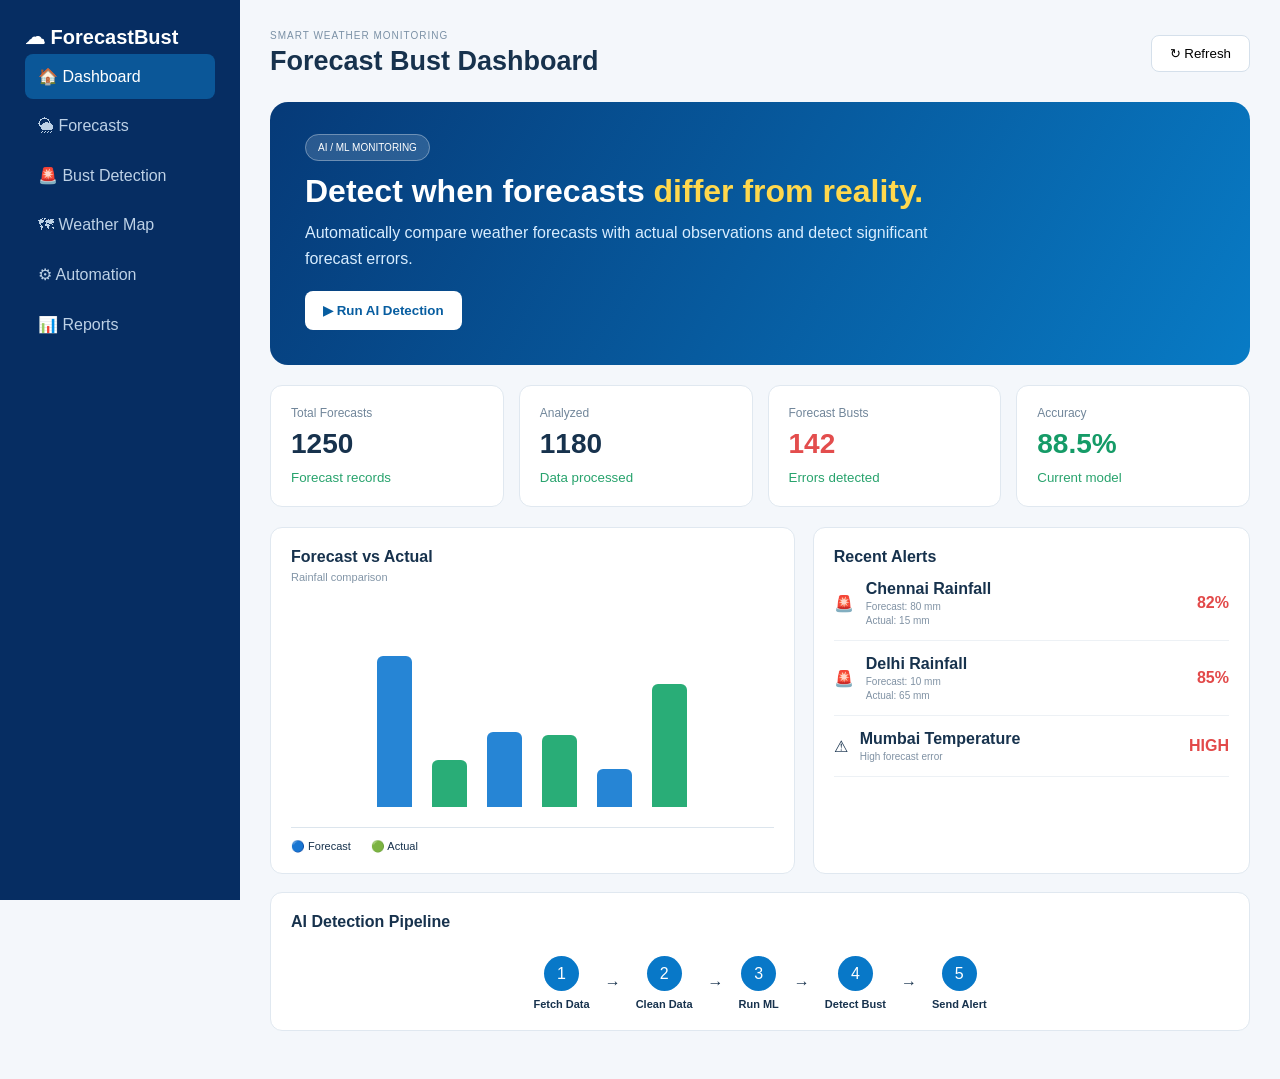
<file: index.html>
<!DOCTYPE html>
<html lang="en">

<head>

    <meta charset="UTF-8">

    <meta name="viewport"
          content="width=device-width, initial-scale=1.0">

    <title>ForecastBust AI</title>

    <link rel="stylesheet"
          href="style.css">

</head>


<body>

    <!-- Sidebar -->

    <aside class="sidebar">

        <h2>☁ ForecastBust</h2>

        

        <nav>

            <a href="index.html"
               class="active">
                🏠 Dashboard
            </a>

            <a href="forecasts.html">
                🌦 Forecasts
            </a>

            <a href="busts.html">
                🚨 Bust Detection
            </a>

            <a href="map.html">
                🗺 Weather Map
            </a>

            <a href="automation.html">
                ⚙ Automation
            </a>

            <a href="reports.html">
                📊 Reports
            </a>

        </nav>

    </aside>


    <!-- Main Content -->

    <main class="main">

        <header>

            <div>

                <p class="small-title">
                    SMART WEATHER MONITORING
                </p>

                <h1>
                    Forecast Bust Dashboard
                </h1>

            </div>

            <button id="refreshButton">
                ↻ Refresh
            </button>

        </header>


        <!-- Welcome Banner -->

        <section class="hero">

            <div>

                <span class="badge">
                    AI / ML MONITORING
                </span>

                <h2>
                    Detect when forecasts
                    <span>differ from reality.</span>
                </h2>

                <p>
                    Automatically compare weather forecasts
                    with actual observations and detect
                    significant forecast errors.
                </p>

                <button id="runAI">
                    ▶ Run AI Detection
                </button>

            </div>

        </section>


        <!-- Statistics -->

        <section class="stats">

            <div class="stat-card">

                <p>Total Forecasts</p>

                <h2 id="totalForecasts">
                    1250
                </h2>

                <small>
                    Forecast records
                </small>

            </div>


            <div class="stat-card">

                <p>Analyzed</p>

                <h2 id="analyzed">
                    1180
                </h2>

                <small>
                    Data processed
                </small>

            </div>


            <div class="stat-card danger">

                <p>Forecast Busts</p>

                <h2 id="busts">
                    142
                </h2>

                <small>
                    Errors detected
                </small>

            </div>


            <div class="stat-card success">

                <p>Accuracy</p>

                <h2>
                    88.5%
                </h2>

                <small>
                    Current model
                </small>

            </div>

        </section>


        <!-- Forecast Comparison -->

        <section class="content-grid">

            <div class="card">

                <h3>
                    Forecast vs Actual
                </h3>

                <p class="description">
                    Rainfall comparison
                </p>

                <div id="chart"
                     class="chart">

                    <div class="bar forecast"
                         style="height:80%">
                    </div>

                    <div class="bar actual"
                         style="height:25%">
                    </div>

                    <div class="bar forecast"
                         style="height:40%">
                    </div>

                    <div class="bar actual"
                         style="height:38%">
                    </div>

                    <div class="bar forecast"
                         style="height:20%">
                    </div>

                    <div class="bar actual"
                         style="height:65%">
                    </div>

                </div>

                <div class="legend">

                    <span>
                        🔵 Forecast
                    </span>

                    <span>
                        🟢 Actual
                    </span>

                </div>

            </div>


            <!-- Alerts -->

            <div class="card">

                <h3>
                    Recent Alerts
                </h3>

                <div class="alert">

                    <div>🚨</div>

                    <div>

                        <b>
                            Chennai Rainfall
                        </b>

                        <p>
                            Forecast: 80 mm
                        </p>

                        <p>
                            Actual: 15 mm
                        </p>

                    </div>

                    <strong>
                        82%
                    </strong>

                </div>


                <div class="alert">

                    <div>🚨</div>

                    <div>

                        <b>
                            Delhi Rainfall
                        </b>

                        <p>
                            Forecast: 10 mm
                        </p>

                        <p>
                            Actual: 65 mm
                        </p>

                    </div>

                    <strong>
                        85%
                    </strong>

                </div>


                <div class="alert">

                    <div>⚠</div>

                    <div>

                        <b>
                            Mumbai Temperature
                        </b>

                        <p>
                            High forecast error
                        </p>

                    </div>

                    <strong>
                        HIGH
                    </strong>

                </div>

            </div>

        </section>


        <!-- AI Pipeline -->

        <section class="card pipeline-card">

            <h3>
                AI Detection Pipeline
            </h3>

            <div class="pipeline">

                <div>
                    <span>1</span>
                    <b>Fetch Data</b>
                </div>

                <div>→</div>

                <div>
                    <span>2</span>
                    <b>Clean Data</b>
                </div>

                <div>→</div>

                <div>
                    <span>3</span>
                    <b>Run ML</b>
                </div>

                <div>→</div>

                <div>
                    <span>4</span>
                    <b>Detect Bust</b>
                </div>

                <div>→</div>

                <div>
                    <span>5</span>
                    <b>Send Alert</b>
                </div>

            </div>

        </section>


    </main>


    <script src="script.js"></script>

</body>

</html>
</file>
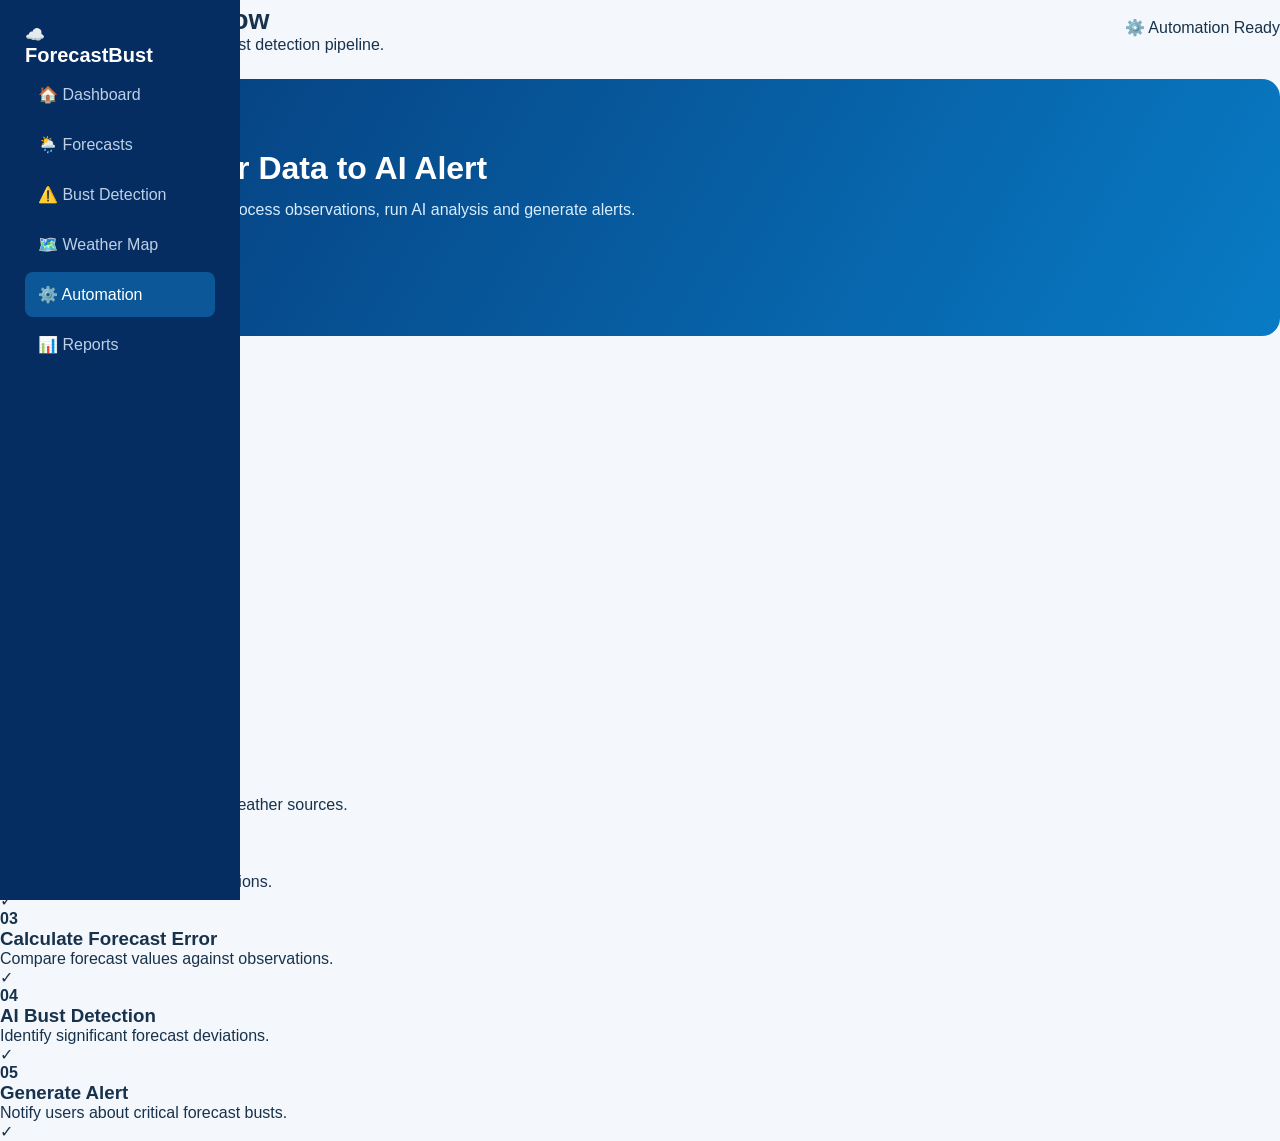
<file: automation.html>
<!DOCTYPE html>
<html lang="en">

<head>

    <meta charset="UTF-8">

    <meta
        name="viewport"
        content="width=device-width, initial-scale=1.0">

    <title>Automation | ForecastBust AI</title>

    <link rel="stylesheet" href="style.css">

</head>


<body>


<div class="app">


    <aside class="sidebar">

        <div class="brand">

            <div class="brand-icon">
                ☁️
            </div>

            <div>

                <h2>
                    ForecastBust
                </h2>

                

            </div>

        </div>


        <nav>

            <a href="index.html">
                🏠 Dashboard
            </a>

            <a href="forecasts.html">
                🌦️ Forecasts
            </a>

            <a href="busts.html">
                ⚠️ Bust Detection
            </a>

            <a href="map.html">
                🗺️ Weather Map
            </a>

            <a class="active" href="automation.html">
                ⚙️ Automation
            </a>

            <a href="reports.html">
                📊 Reports
            </a>

        </nav>

    </aside>


    <main class="main-content">


        <header class="topbar">

            <div>

                <h1>
                    Automated Workflow
                </h1>

                <p>
                    Manage the complete forecast-bust detection pipeline.
                </p>

            </div>


            <div class="status-badge">
                ⚙️ Automation Ready
            </div>

        </header>


        <section class="hero">

            <div>

                <span class="eyebrow">
                    SMART AUTOMATION
                </span>

                <h2>
                    From Weather Data to AI Alert
                </h2>

                <p>
                    Automatically collect data, process observations,
                    run AI analysis and generate alerts.
                </p>

                <button
                    class="primary-btn"
                    onclick="startAutomation()">

                    ▶ Run Workflow

                </button>

            </div>


            <div class="hero-weather">
                ⚙️
            </div>

        </section>


        <section class="panel">


            <div class="panel-header">

                <div>

                    <h2>
                        Automation Pipeline
                    </h2>

                    <p>
                        Current workflow status
                    </p>

                </div>

            </div>


            <div class="stats-grid">


                <div class="mini-card">

                    ⏰

                    <h3>
                        Scheduler
                    </h3>

                    <p>
                        Every 1 hour
                    </p>

                    <span class="success-tag">
                        Active
                    </span>

                </div>


                <div class="mini-card">

                    📡

                    <h3>
                        Data Fetch
                    </h3>

                    <p>
                        Weather API
                    </p>

                    <span class="success-tag">
                        Connected
                    </span>

                </div>


                <div class="mini-card">

                    🧹

                    <h3>
                        Data Cleaning
                    </h3>

                    <p>
                        Pandas Pipeline
                    </p>

                    <span class="success-tag">
                        Ready
                    </span>

                </div>


                <div class="mini-card">

                    🤖

                    <h3>
                        AI Model
                    </h3>

                    <p>
                        Bust Detection
                    </p>

                    <span class="success-tag">
                        Ready
                    </span>

                </div>


            </div>


        </section>


        <section class="panel">


            <div class="panel-header">

                <div>

                    <h2>
                        Workflow Steps
                    </h2>

                    <p>
                        Automated processing sequence
                    </p>

                </div>

            </div>


            <div class="workflow-list">


                <div class="workflow-step">

                    <strong>01</strong>

                    <div>

                        <h3>
                            Collect Forecast Data
                        </h3>

                        <p>
                            Fetch forecast information from weather sources.
                        </p>

                    </div>

                    <span class="success-tag">
                        ✓
                    </span>

                </div>


                <div class="workflow-step">

                    <strong>02</strong>

                    <div>

                        <h3>
                            Collect Actual Data
                        </h3>

                        <p>
                            Retrieve observed weather conditions.
                        </p>

                    </div>

                    <span class="success-tag">
                        ✓
                    </span>

                </div>


                <div class="workflow-step">

                    <strong>03</strong>

                    <div>

                        <h3>
                            Calculate Forecast Error
                        </h3>

                        <p>
                            Compare forecast values against observations.
                        </p>

                    </div>

                    <span class="success-tag">
                        ✓
                    </span>

                </div>


                <div class="workflow-step">

                    <strong>04</strong>

                    <div>

                        <h3>
                            AI Bust Detection
                        </h3>

                        <p>
                            Identify significant forecast deviations.
                        </p>

                    </div>

                    <span class="success-tag">
                        ✓
                    </span>

                </div>


                <div class="workflow-step">

                    <strong>05</strong>

                    <div>

                        <h3>
                            Generate Alert
                        </h3>

                        <p>
                            Notify users about critical forecast busts.
                        </p>

                    </div>

                    <span class="success-tag">
                        ✓
                    </span>

                </div>


            </div>

        </section>


    </main>

</div>


<script src="script.js"></script>


<script>

function startAutomation() {

    alert(
        "⚙️ Automation Started!\n\n" +
        "1. Fetching weather data\n" +
        "2. Cleaning data\n" +
        "3. Running AI model\n" +
        "4. Detecting busts\n" +
        "5. Generating alerts"
    );

}

</script>


</body>

</html>
</file>
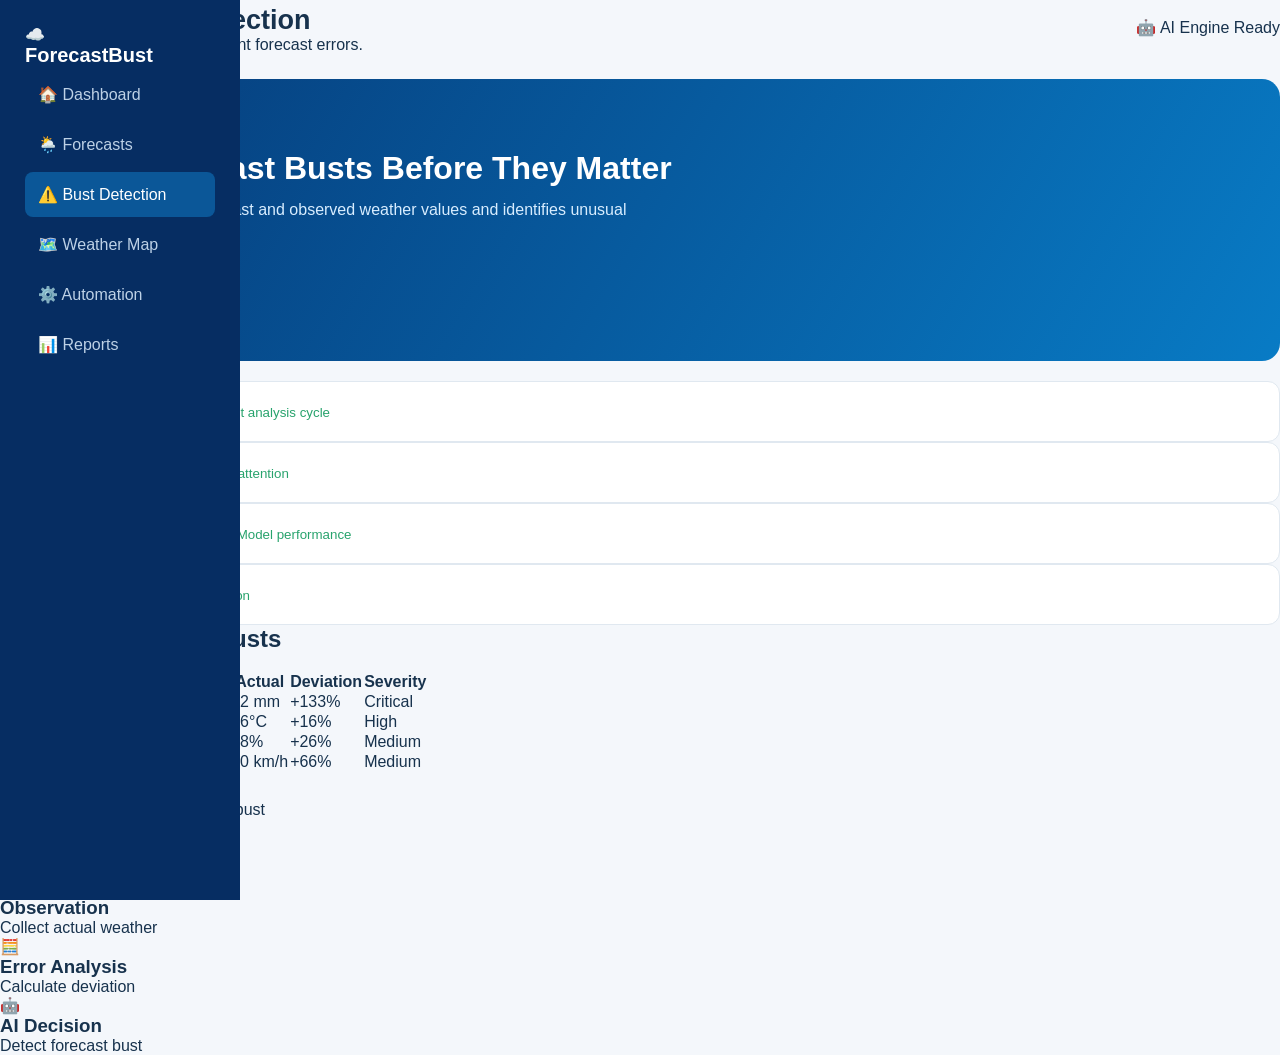
<file: busts.html>
<!DOCTYPE html>
<html lang="en">
<head>
    <meta charset="UTF-8">
    <meta name="viewport" content="width=device-width, initial-scale=1.0">

    <title>Bust Detection | ForecastBust AI</title>

    <link rel="stylesheet" href="style.css">
</head>

<body>

<div class="app">

    <aside class="sidebar">

        <div class="brand">
            <div class="brand-icon">☁️</div>

            <div>
                <h2>ForecastBust</h2>
                
            </div>
        </div>

        <nav>
            <a href="index.html">🏠 Dashboard</a>
            <a href="forecasts.html">🌦️ Forecasts</a>
            <a class="active" href="busts.html">⚠️ Bust Detection</a>
            <a href="map.html">🗺️ Weather Map</a>
            <a href="automation.html">⚙️ Automation</a>
            <a href="reports.html">📊 Reports</a>
        </nav>

    </aside>


    <main class="main-content">

        <header class="topbar">

            <div>
                <h1>Forecast Bust Detection</h1>

                <p>
                    AI-based identification of significant forecast errors.
                </p>
            </div>

            <div class="status-badge">
                🤖 AI Engine Ready
            </div>

        </header>


        <section class="hero">

            <div>

                <span class="eyebrow">
                    AI ANALYSIS ENGINE
                </span>

                <h2>
                    Detect Forecast Busts Before They Matter
                </h2>

                <p>
                    The system compares forecast and observed weather
                    values and identifies unusual deviations automatically.
                </p>

                <button
                    class="primary-btn"
                    onclick="runBustDetection()">

                    ▶ Run AI Detection

                </button>

            </div>

            <div class="hero-weather">
                ⚡
            </div>

        </section>


        <section class="stats-grid">

            <div class="stat-card">

                <span>🔎 Forecasts Checked</span>

                <strong>126</strong>

                <small>Last analysis cycle</small>

            </div>


            <div class="stat-card">

                <span>⚠️ Busts Detected</span>

                <strong>07</strong>

                <small>Requires attention</small>

            </div>


            <div class="stat-card">

                <span>🎯 Detection Accuracy</span>

                <strong>94.2%</strong>

                <small>Model performance</small>

            </div>


            <div class="stat-card">

                <span>🚨 Critical Alerts</span>

                <strong>02</strong>

                <small>High deviation</small>

            </div>

        </section>


        <section class="panel">

            <div class="panel-header">

                <div>

                    <h2>Detected Forecast Busts</h2>

                    <p>
                        AI-generated anomaly records
                    </p>

                </div>

            </div>


            <div class="table-wrapper">

                <table>

                    <thead>

                        <tr>

                            <th>Location</th>

                            <th>Parameter</th>

                            <th>Forecast</th>

                            <th>Actual</th>

                            <th>Deviation</th>

                            <th>Severity</th>

                        </tr>

                    </thead>


                    <tbody>

                        <tr>

                            <td>Mumbai</td>

                            <td>Rainfall</td>

                            <td>18 mm</td>

                            <td>42 mm</td>

                            <td>+133%</td>

                            <td>
                                <span class="danger-tag">
                                    Critical
                                </span>
                            </td>

                        </tr>


                        <tr>

                            <td>Delhi</td>

                            <td>Temperature</td>

                            <td>31°C</td>

                            <td>36°C</td>

                            <td>+16%</td>

                            <td>
                                <span class="danger-tag">
                                    High
                                </span>
                            </td>

                        </tr>


                        <tr>

                            <td>Kolkata</td>

                            <td>Humidity</td>

                            <td>62%</td>

                            <td>78%</td>

                            <td>+26%</td>

                            <td>
                                <span class="warning-tag">
                                    Medium
                                </span>
                            </td>

                        </tr>


                        <tr>

                            <td>Chennai</td>

                            <td>Wind</td>

                            <td>12 km/h</td>

                            <td>20 km/h</td>

                            <td>+66%</td>

                            <td>
                                <span class="warning-tag">
                                    Medium
                                </span>
                            </td>

                        </tr>

                    </tbody>

                </table>

            </div>

        </section>


        <section class="panel">

            <div class="panel-header">

                <div>

                    <h2>Detection Pipeline</h2>

                    <p>
                        How ForecastBust AI identifies a bust
                    </p>

                </div>

            </div>


            <div class="stats-grid">

                <div class="mini-card">

                    📥

                    <h3>Forecast</h3>

                    <p>
                        Collect predicted values
                    </p>

                </div>


                <div class="mini-card">

                    📡

                    <h3>Observation</h3>

                    <p>
                        Collect actual weather
                    </p>

                </div>


                <div class="mini-card">

                    🧮

                    <h3>Error Analysis</h3>

                    <p>
                        Calculate deviation
                    </p>

                </div>


                <div class="mini-card">

                    🤖

                    <h3>AI Decision</h3>

                    <p>
                        Detect forecast bust
                    </p>

                </div>

            </div>

        </section>

    </main>

</div>


<script src="script.js"></script>


<script>

function runBustDetection() {

    alert(
        "🤖 AI Detection Started!\n\nForecast data is being compared with actual observations."
    );

}

</script>

</body>
</html>
</file>
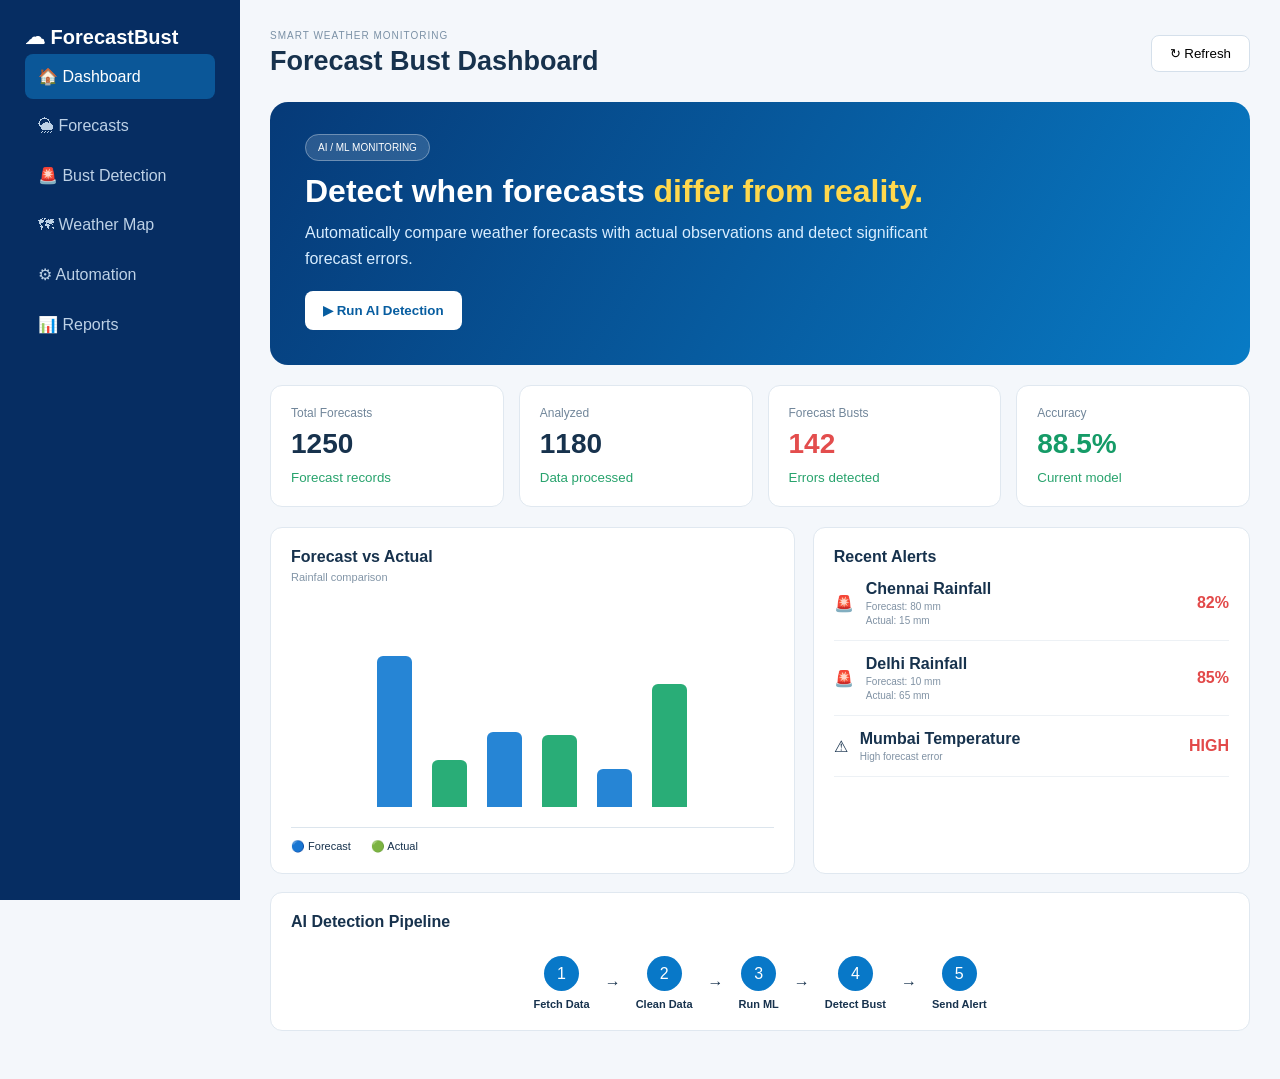
<file: forecasts.html>
<!DOCTYPE html>
<html lang="en">

<head>

    <meta charset="UTF-8">

    <meta name="viewport"
          content="width=device-width, initial-scale=1.0">

    <title>ForecastBust AI</title>

    <link rel="stylesheet"
          href="style.css">

</head>


<body>

    <!-- Sidebar -->

    <aside class="sidebar">

        <h2>☁ ForecastBust</h2>

       
        <nav>

            <a href="index.html"
               class="active">
                🏠 Dashboard
            </a>

            <a href="forecasts.html">
                🌦 Forecasts
            </a>

            <a href="busts.html">
                🚨 Bust Detection
            </a>

            <a href="map.html">
                🗺 Weather Map
            </a>

            <a href="automation.html">
                ⚙ Automation
            </a>

            <a href="reports.html">
                📊 Reports
            </a>

        </nav>

    </aside>


    <!-- Main Content -->

    <main class="main">

        <header>

            <div>

                <p class="small-title">
                    SMART WEATHER MONITORING
                </p>

                <h1>
                    Forecast Bust Dashboard
                </h1>

            </div>

            <button id="refreshButton">
                ↻ Refresh
            </button>

        </header>


        <!-- Welcome Banner -->

        <section class="hero">

            <div>

                <span class="badge">
                    AI / ML MONITORING
                </span>

                <h2>
                    Detect when forecasts
                    <span>differ from reality.</span>
                </h2>

                <p>
                    Automatically compare weather forecasts
                    with actual observations and detect
                    significant forecast errors.
                </p>

                <button id="runAI">
                    ▶ Run AI Detection
                </button>

            </div>

        </section>


        <!-- Statistics -->

        <section class="stats">

            <div class="stat-card">

                <p>Total Forecasts</p>

                <h2 id="totalForecasts">
                    1250
                </h2>

                <small>
                    Forecast records
                </small>

            </div>


            <div class="stat-card">

                <p>Analyzed</p>

                <h2 id="analyzed">
                    1180
                </h2>

                <small>
                    Data processed
                </small>

            </div>


            <div class="stat-card danger">

                <p>Forecast Busts</p>

                <h2 id="busts">
                    142
                </h2>

                <small>
                    Errors detected
                </small>

            </div>


            <div class="stat-card success">

                <p>Accuracy</p>

                <h2>
                    88.5%
                </h2>

                <small>
                    Current model
                </small>

            </div>

        </section>


        <!-- Forecast Comparison -->

        <section class="content-grid">

            <div class="card">

                <h3>
                    Forecast vs Actual
                </h3>

                <p class="description">
                    Rainfall comparison
                </p>

                <div id="chart"
                     class="chart">

                    <div class="bar forecast"
                         style="height:80%">
                    </div>

                    <div class="bar actual"
                         style="height:25%">
                    </div>

                    <div class="bar forecast"
                         style="height:40%">
                    </div>

                    <div class="bar actual"
                         style="height:38%">
                    </div>

                    <div class="bar forecast"
                         style="height:20%">
                    </div>

                    <div class="bar actual"
                         style="height:65%">
                    </div>

                </div>

                <div class="legend">

                    <span>
                        🔵 Forecast
                    </span>

                    <span>
                        🟢 Actual
                    </span>

                </div>

            </div>


            <!-- Alerts -->

            <div class="card">

                <h3>
                    Recent Alerts
                </h3>

                <div class="alert">

                    <div>🚨</div>

                    <div>

                        <b>
                            Chennai Rainfall
                        </b>

                        <p>
                            Forecast: 80 mm
                        </p>

                        <p>
                            Actual: 15 mm
                        </p>

                    </div>

                    <strong>
                        82%
                    </strong>

                </div>


                <div class="alert">

                    <div>🚨</div>

                    <div>

                        <b>
                            Delhi Rainfall
                        </b>

                        <p>
                            Forecast: 10 mm
                        </p>

                        <p>
                            Actual: 65 mm
                        </p>

                    </div>

                    <strong>
                        85%
                    </strong>

                </div>


                <div class="alert">

                    <div>⚠</div>

                    <div>

                        <b>
                            Mumbai Temperature
                        </b>

                        <p>
                            High forecast error
                        </p>

                    </div>

                    <strong>
                        HIGH
                    </strong>

                </div>

            </div>

        </section>


        <!-- AI Pipeline -->

        <section class="card pipeline-card">

            <h3>
                AI Detection Pipeline
            </h3>

            <div class="pipeline">

                <div>
                    <span>1</span>
                    <b>Fetch Data</b>
                </div>

                <div>→</div>

                <div>
                    <span>2</span>
                    <b>Clean Data</b>
                </div>

                <div>→</div>

                <div>
                    <span>3</span>
                    <b>Run ML</b>
                </div>

                <div>→</div>

                <div>
                    <span>4</span>
                    <b>Detect Bust</b>
                </div>

                <div>→</div>

                <div>
                    <span>5</span>
                    <b>Send Alert</b>
                </div>

            </div>

        </section>


    </main>


    <script src="script.js"></script>

</body>

</html>
</file>
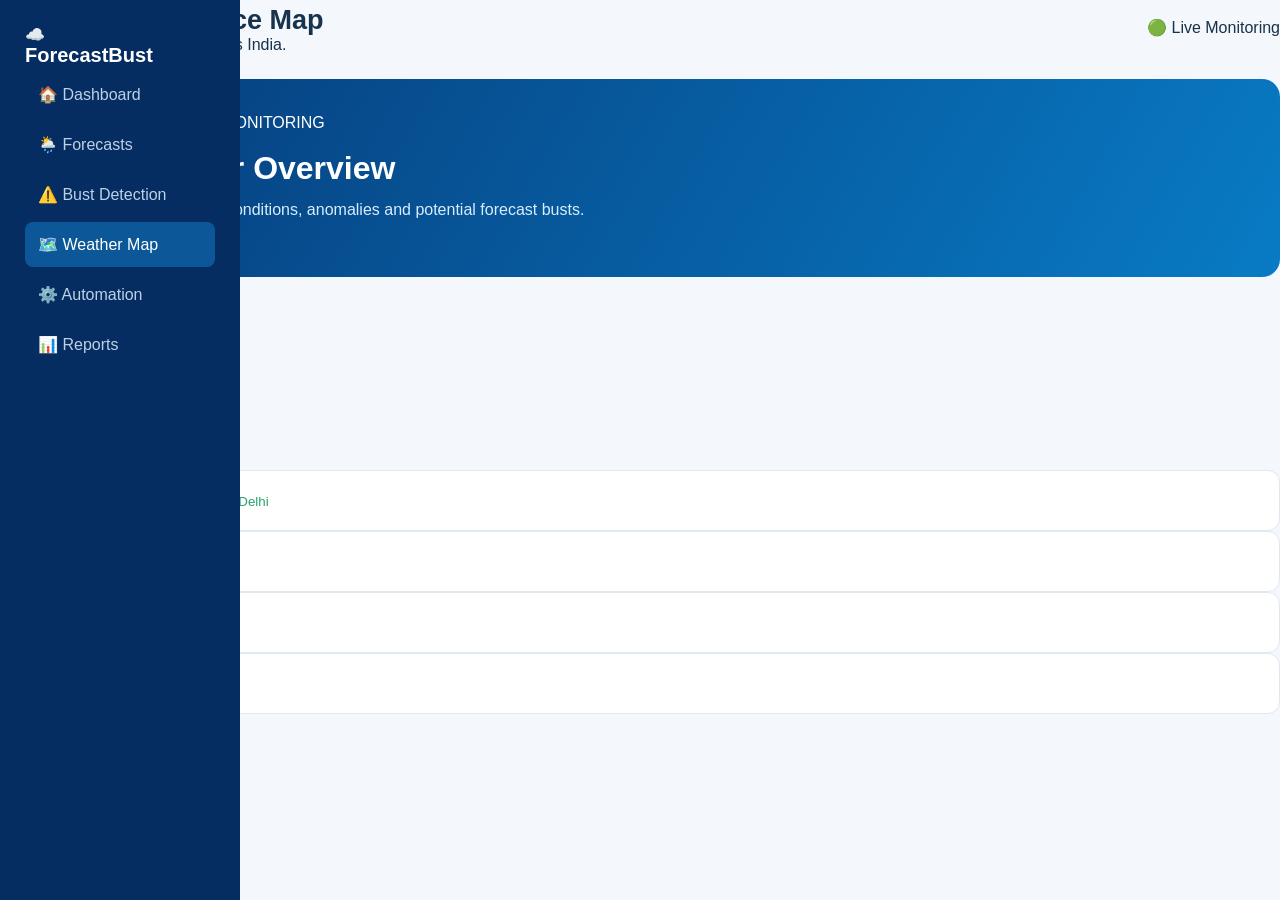
<file: map.html>
<!DOCTYPE html>
<html lang="en">

<head>

    <meta charset="UTF-8">

    <meta
        name="viewport"
        content="width=device-width, initial-scale=1.0">

    <title>Weather Map | ForecastBust AI</title>

    <link rel="stylesheet" href="style.css">

</head>


<body>

<div class="app">


    <aside class="sidebar">

        <div class="brand">

            <div class="brand-icon">
                ☁️
            </div>

            <div>

                <h2>ForecastBust</h2>

                

            </div>

        </div>


        <nav>

            <a href="index.html">
                🏠 Dashboard
            </a>

            <a href="forecasts.html">
                🌦️ Forecasts
            </a>

            <a href="busts.html">
                ⚠️ Bust Detection
            </a>

            <a class="active" href="map.html">
                🗺️ Weather Map
            </a>

            <a href="automation.html">
                ⚙️ Automation
            </a>

            <a href="reports.html">
                📊 Reports
            </a>

        </nav>

    </aside>


    <main class="main-content">


        <header class="topbar">

            <div>

                <h1>
                    Weather Intelligence Map
                </h1>

                <p>
                    Monitor forecast conditions across India.
                </p>

            </div>


            <div class="status-badge">

                🟢 Live Monitoring

            </div>

        </header>


        <section class="hero">

            <div>

                <span class="eyebrow">
                    GEOSPATIAL WEATHER MONITORING
                </span>

                <h2>
                    India Weather Overview
                </h2>

                <p>
                    Visualize regional forecast conditions,
                    anomalies and potential forecast busts.
                </p>

            </div>


            <div class="hero-weather">
                🗺️
            </div>

        </section>


        <section class="panel">


            <div class="panel-header">

                <div>

                    <h2>
                        Live Weather Map
                    </h2>

                    <p>
                        Prototype visualization
                    </p>

                </div>

            </div>


            <div class="weather-map">


                <div class="map-title">
                    🇮🇳 INDIA
                </div>


                <div class="city-marker chennai">

                    <span></span>

                    Chennai
                    <small>35°C</small>

                </div>


                <div class="city-marker bengaluru">

                    <span></span>

                    Bengaluru
                    <small>28°C</small>

                </div>


                <div class="city-marker mumbai">

                    <span></span>

                    Mumbai
                    <small>30°C 🌧️</small>

                </div>


                <div class="city-marker delhi">

                    <span></span>

                    Delhi
                    <small>36°C</small>

                </div>


                <div class="city-marker hyderabad">

                    <span></span>

                    Hyderabad
                    <small>32°C</small>

                </div>


                <div class="city-marker kolkata">

                    <span></span>

                    Kolkata
                    <small>31°C</small>

                </div>


            </div>


        </section>


        <section class="stats-grid">


            <div class="stat-card">

                <span>
                    🌡️ Highest Temperature
                </span>

                <strong>
                    36°C
                </strong>

                <small>
                    Delhi
                </small>

            </div>


            <div class="stat-card">

                <span>
                    🌧️ Rain Alert
                </span>

                <strong>
                    03
                </strong>

                <small>
                    Regions
                </small>

            </div>


            <div class="stat-card">

                <span>
                    ⚠️ Bust Regions
                </span>

                <strong>
                    04
                </strong>

                <small>
                    Active
                </small>

            </div>


            <div class="stat-card">

                <span>
                    📡 Stations
                </span>

                <strong>
                    128
                </strong>

                <small>
                    Monitoring
                </small>

            </div>


        </section>


    </main>

</div>


<script src="script.js"></script>

</body>

</html>
</file>
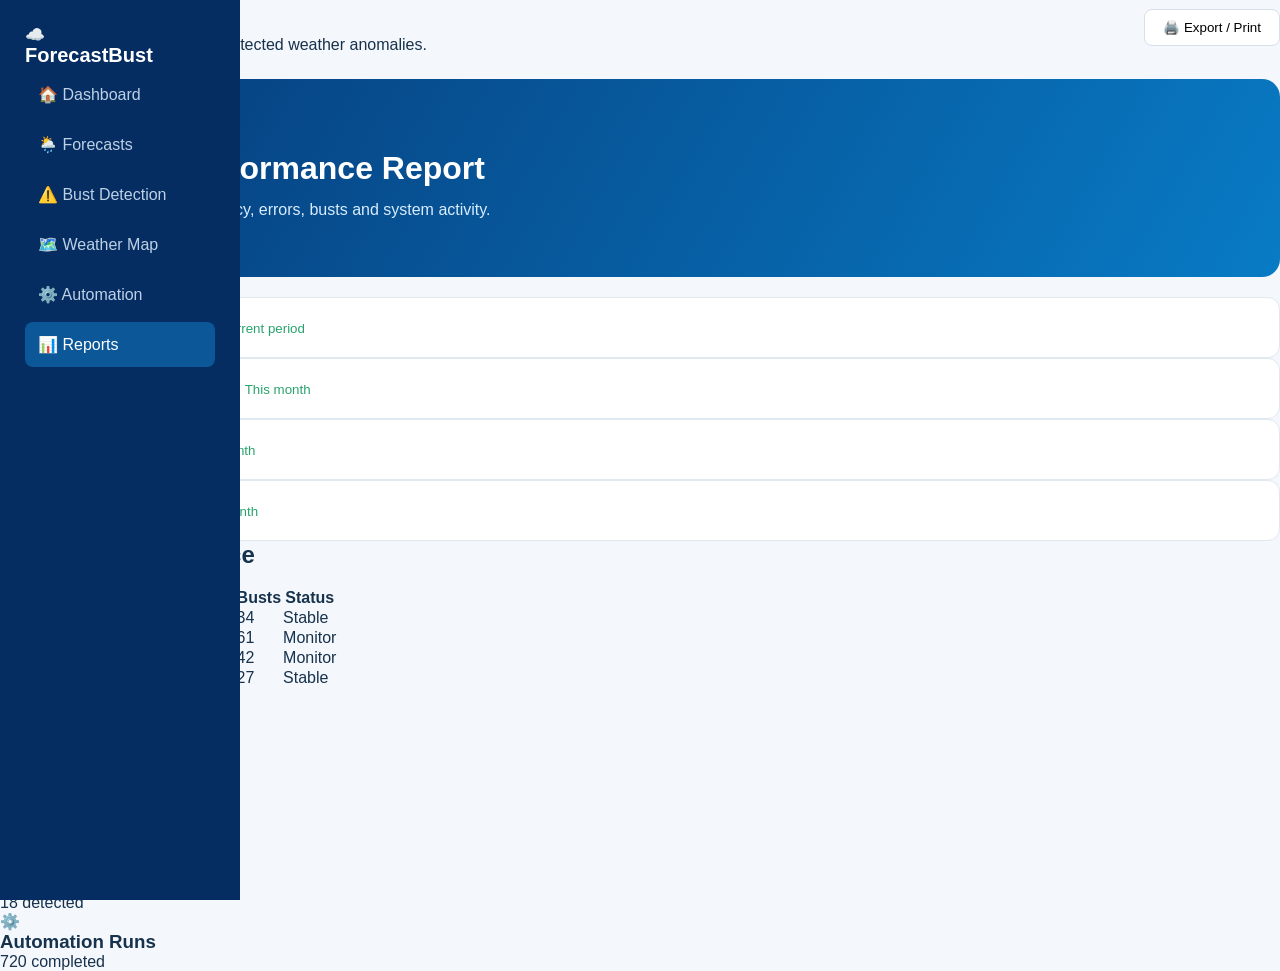
<file: reports.html>
<!DOCTYPE html>
<html lang="en">

<head>

    <meta charset="UTF-8">

    <meta
        name="viewport"
        content="width=device-width, initial-scale=1.0">

    <title>Reports | ForecastBust AI</title>

    <link rel="stylesheet" href="style.css">

</head>


<body>


<div class="app">


    <aside class="sidebar">

        <div class="brand">

            <div class="brand-icon">
                ☁️
            </div>

            <div>

                <h2>
                    ForecastBust
                </h2>

                
            </div>

        </div>


        <nav>

            <a href="index.html">
                🏠 Dashboard
            </a>

            <a href="forecasts.html">
                🌦️ Forecasts
            </a>

            <a href="busts.html">
                ⚠️ Bust Detection
            </a>

            <a href="map.html">
                🗺️ Weather Map
            </a>

            <a href="automation.html">
                ⚙️ Automation
            </a>

            <a class="active" href="reports.html">
                📊 Reports
            </a>

        </nav>

    </aside>


    <main class="main-content">


        <header class="topbar">

            <div>

                <h1>
                    Weather Reports
                </h1>

                <p>
                    Analyze forecast accuracy and detected weather anomalies.
                </p>

            </div>


            <button
                class="primary-btn"
                onclick="window.print()">

                🖨️ Export / Print

            </button>

        </header>


        <section class="hero">

            <div>

                <span class="eyebrow">
                    ANALYTICS & REPORTING
                </span>

                <h2>
                    Forecast Performance Report
                </h2>

                <p>
                    Summary of forecast accuracy, errors,
                    busts and system activity.
                </p>

            </div>


            <div class="hero-weather">
                📊
            </div>

        </section>


        <section class="stats-grid">


            <div class="stat-card">

                <span>
                    🎯 Overall Accuracy
                </span>

                <strong>
                    91.4%
                </strong>

                <small>
                    Current period
                </small>

            </div>


            <div class="stat-card">

                <span>
                    📡 Forecasts Processed
                </span>

                <strong>
                    3,842
                </strong>

                <small>
                    This month
                </small>

            </div>


            <div class="stat-card">

                <span>
                    ⚠️ Busts Detected
                </span>

                <strong>
                    164
                </strong>

                <small>
                    This month
                </small>

            </div>


            <div class="stat-card">

                <span>
                    🚨 Alerts Generated
                </span>

                <strong>
                    72
                </strong>

                <small>
                    This month
                </small>

            </div>


        </section>


        <section class="panel">


            <div class="panel-header">

                <div>

                    <h2>
                        Regional Performance
                    </h2>

                    <p>
                        Forecast accuracy by region
                    </p>

                </div>

            </div>


            <div class="table-wrapper">

                <table>

                    <thead>

                        <tr>

                            <th>
                                Region
                            </th>

                            <th>
                                Forecasts
                            </th>

                            <th>
                                Accuracy
                            </th>

                            <th>
                                Busts
                            </th>

                            <th>
                                Status
                            </th>

                        </tr>

                    </thead>


                    <tbody>


                        <tr>

                            <td>
                                South India
                            </td>

                            <td>
                                1,248
                            </td>

                            <td>
                                93.8%
                            </td>

                            <td>
                                34
                            </td>

                            <td>

                                <span class="success-tag">
                                    Stable
                                </span>

                            </td>

                        </tr>


                        <tr>

                            <td>
                                North India
                            </td>

                            <td>
                                1,102
                            </td>

                            <td>
                                89.2%
                            </td>

                            <td>
                                61
                            </td>

                            <td>

                                <span class="warning-tag">
                                    Monitor
                                </span>

                            </td>

                        </tr>


                        <tr>

                            <td>
                                West India
                            </td>

                            <td>
                                824
                            </td>

                            <td>
                                90.1%
                            </td>

                            <td>
                                42
                            </td>

                            <td>

                                <span class="warning-tag">
                                    Monitor
                                </span>

                            </td>

                        </tr>


                        <tr>

                            <td>
                                East India
                            </td>

                            <td>
                                668
                            </td>

                            <td>
                                92.7%
                            </td>

                            <td>
                                27
                            </td>

                            <td>

                                <span class="success-tag">
                                    Stable
                                </span>

                            </td>

                        </tr>


                    </tbody>

                </table>

            </div>

        </section>


        <section class="panel">


            <div class="panel-header">

                <div>

                    <h2>
                        Monthly Summary
                    </h2>

                    <p>
                        ForecastBust AI system activity
                    </p>

                </div>

            </div>


            <div class="stats-grid">


                <div class="mini-card">

                    📈

                    <h3>
                        Forecast Accuracy
                    </h3>

                    <p>
                        91.4%
                    </p>

                </div>


                <div class="mini-card">

                    🔎

                    <h3>
                        Anomalies
                    </h3>

                    <p>
                        164 detected
                    </p>

                </div>


                <div class="mini-card">

                    🚨

                    <h3>
                        Critical Busts
                    </h3>

                    <p>
                        18 detected
                    </p>

                </div>


                <div class="mini-card">

                    ⚙️

                    <h3>
                        Automation Runs
                    </h3>

                    <p>
                        720 completed
                    </p>

                </div>


            </div>


        </section>


    </main>

</div>


<script src="script.js"></script>


</body>

</html>
</file>
<file: style.css>
* {
    margin: 0;
    padding: 0;
    box-sizing: border-box;
}


body {

    font-family: Arial, sans-serif;

    background: #f4f7fb;

    color: #17324d;

}


/* Sidebar */

.sidebar {

    position: fixed;

    left: 0;
    top: 0;

    width: 240px;
    height: 100vh;

    background: #062d62;

    color: white;

    padding: 25px;

}


.sidebar h2 {

    font-size: 20px;

    margin-bottom: 5px;

}


.project-id {

    color: #9fc5e8;

    font-size: 12px;

    margin-bottom: 35px;

}


nav a {

    display: block;

    text-decoration: none;

    color: #bdd1e6;

    padding: 13px;

    border-radius: 8px;

    margin-bottom: 5px;

}


nav a:hover,
nav a.active {

    background: #0b5798;

    color: white;

}


/* Main */

.main {

    margin-left: 240px;

    padding: 30px;

}


header {

    display: flex;

    justify-content: space-between;

    align-items: center;

    margin-bottom: 25px;

}


.small-title {

    font-size: 10px;

    color: #7b91a6;

    letter-spacing: 1px;

}


header h1 {

    margin-top: 5px;

    font-size: 27px;

}


header button {

    padding: 10px 18px;

    border: 1px solid #d5e0eb;

    background: white;

    border-radius: 8px;

    cursor: pointer;

}


/* Hero */

.hero {

    background:
    linear-gradient(
        120deg,
        #063a78,
        #087bc5
    );

    border-radius: 18px;

    padding: 35px;

    color: white;

    margin-bottom: 20px;

}


.badge {

    background: #ffffff25;

    border: 1px solid #ffffff50;

    padding: 7px 12px;

    border-radius: 20px;

    font-size: 10px;

}


.hero h2 {

    font-size: 32px;

    margin: 18px 0 10px;

}


.hero h2 span {

    color: #ffd84d;

}


.hero p {

    max-width: 650px;

    line-height: 1.6;

    color: #d8edff;

}


.hero button {

    margin-top: 20px;

    padding: 12px 18px;

    border: none;

    border-radius: 8px;

    background: white;

    color: #075da0;

    font-weight: bold;

    cursor: pointer;

}


/* Statistics */

.stats {

    display: grid;

    grid-template-columns:
    repeat(4, 1fr);

    gap: 15px;

    margin-bottom: 20px;

}


.stat-card {

    background: white;

    border: 1px solid #e0e8f0;

    border-radius: 12px;

    padding: 20px;

}


.stat-card p {

    color: #71869a;

    font-size: 12px;

}


.stat-card h2 {

    font-size: 28px;

    margin: 8px 0;

}


.stat-card small {

    color: #28a36d;

}


.stat-card.danger h2 {

    color: #e34d4d;

}


.stat-card.success h2 {

    color: #159b67;

}


/* Content */

.content-grid {

    display: grid;

    grid-template-columns:
    1.2fr 1fr;

    gap: 18px;

}


.card {

    background: white;

    border: 1px solid #e0e8f0;

    border-radius: 12px;

    padding: 20px;

    margin-bottom: 18px;

}


.card h3 {

    font-size: 16px;

}


.description {

    font-size: 11px;

    color: #8295a7;

    margin-top: 5px;

}


/* Chart */

.chart {

    height: 230px;

    display: flex;

    align-items: end;

    justify-content: center;

    gap: 20px;

    padding: 20px;

    margin-top: 15px;

    border-bottom: 1px solid #dce5ed;

}


.bar {

    width: 35px;

    border-radius: 6px 6px 0 0;

}


.bar.forecast {

    background: #2685d5;

}


.bar.actual {

    background: #29ad77;

}


.legend {

    display: flex;

    gap: 20px;

    font-size: 11px;

    margin-top: 12px;

}


/* Alerts */

.alert {

    display: flex;

    align-items: center;

    gap: 12px;

    padding: 14px 0;

    border-bottom: 1px solid #edf1f5;

}


.alert p {

    font-size: 10px;

    color: #8092a4;

    margin-top: 3px;

}


.alert strong {

    margin-left: auto;

    color: #e24949;

}


/* Pipeline */

.pipeline-card {

    margin-top: 0;

}


.pipeline {

    display: flex;

    align-items: center;

    justify-content: center;

    gap: 15px;

    margin-top: 25px;

}


.pipeline div {

    text-align: center;

}


.pipeline span {

    display: block;

    background: #0878c8;

    color: white;

    width: 35px;

    height: 35px;

    border-radius: 50%;

    line-height: 35px;

    margin: auto;

}


.pipeline b {

    display: block;

    margin-top: 7px;

    font-size: 11px;

}


/* Mobile */

@media(max-width:800px) {

    .sidebar {

        width: 70px;

        padding: 15px 8px;

    }


    .sidebar h2,
    .project-id {

        display: none;

    }


    nav a {

        font-size: 0;

        text-align: center;

    }


    nav a:first-letter {

        font-size: 18px;

    }


    .main {

        margin-left: 70px;

        padding: 15px;

    }


    .stats {

        grid-template-columns:
        repeat(2, 1fr);

    }


    .content-grid {

        grid-template-columns: 1fr;

    }


    .pipeline {

        flex-wrap: wrap;

    }

}
</file>
